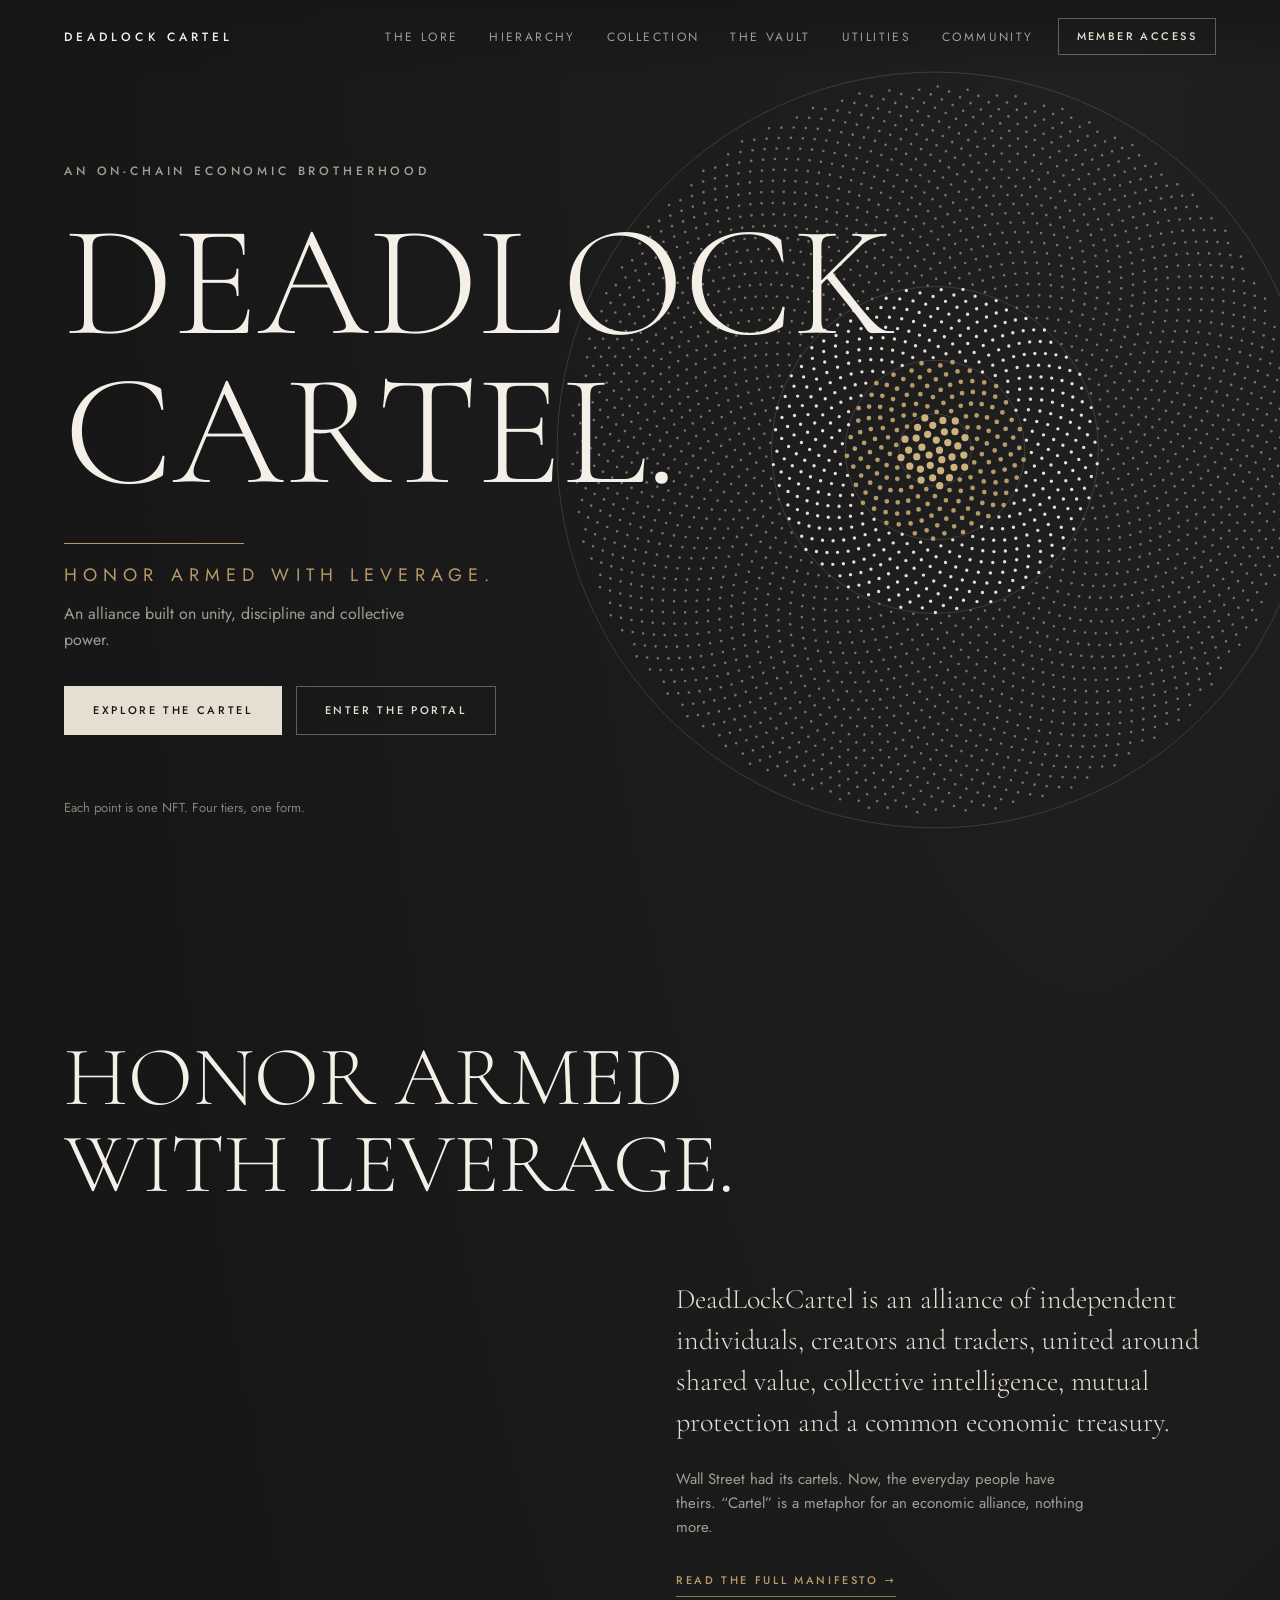
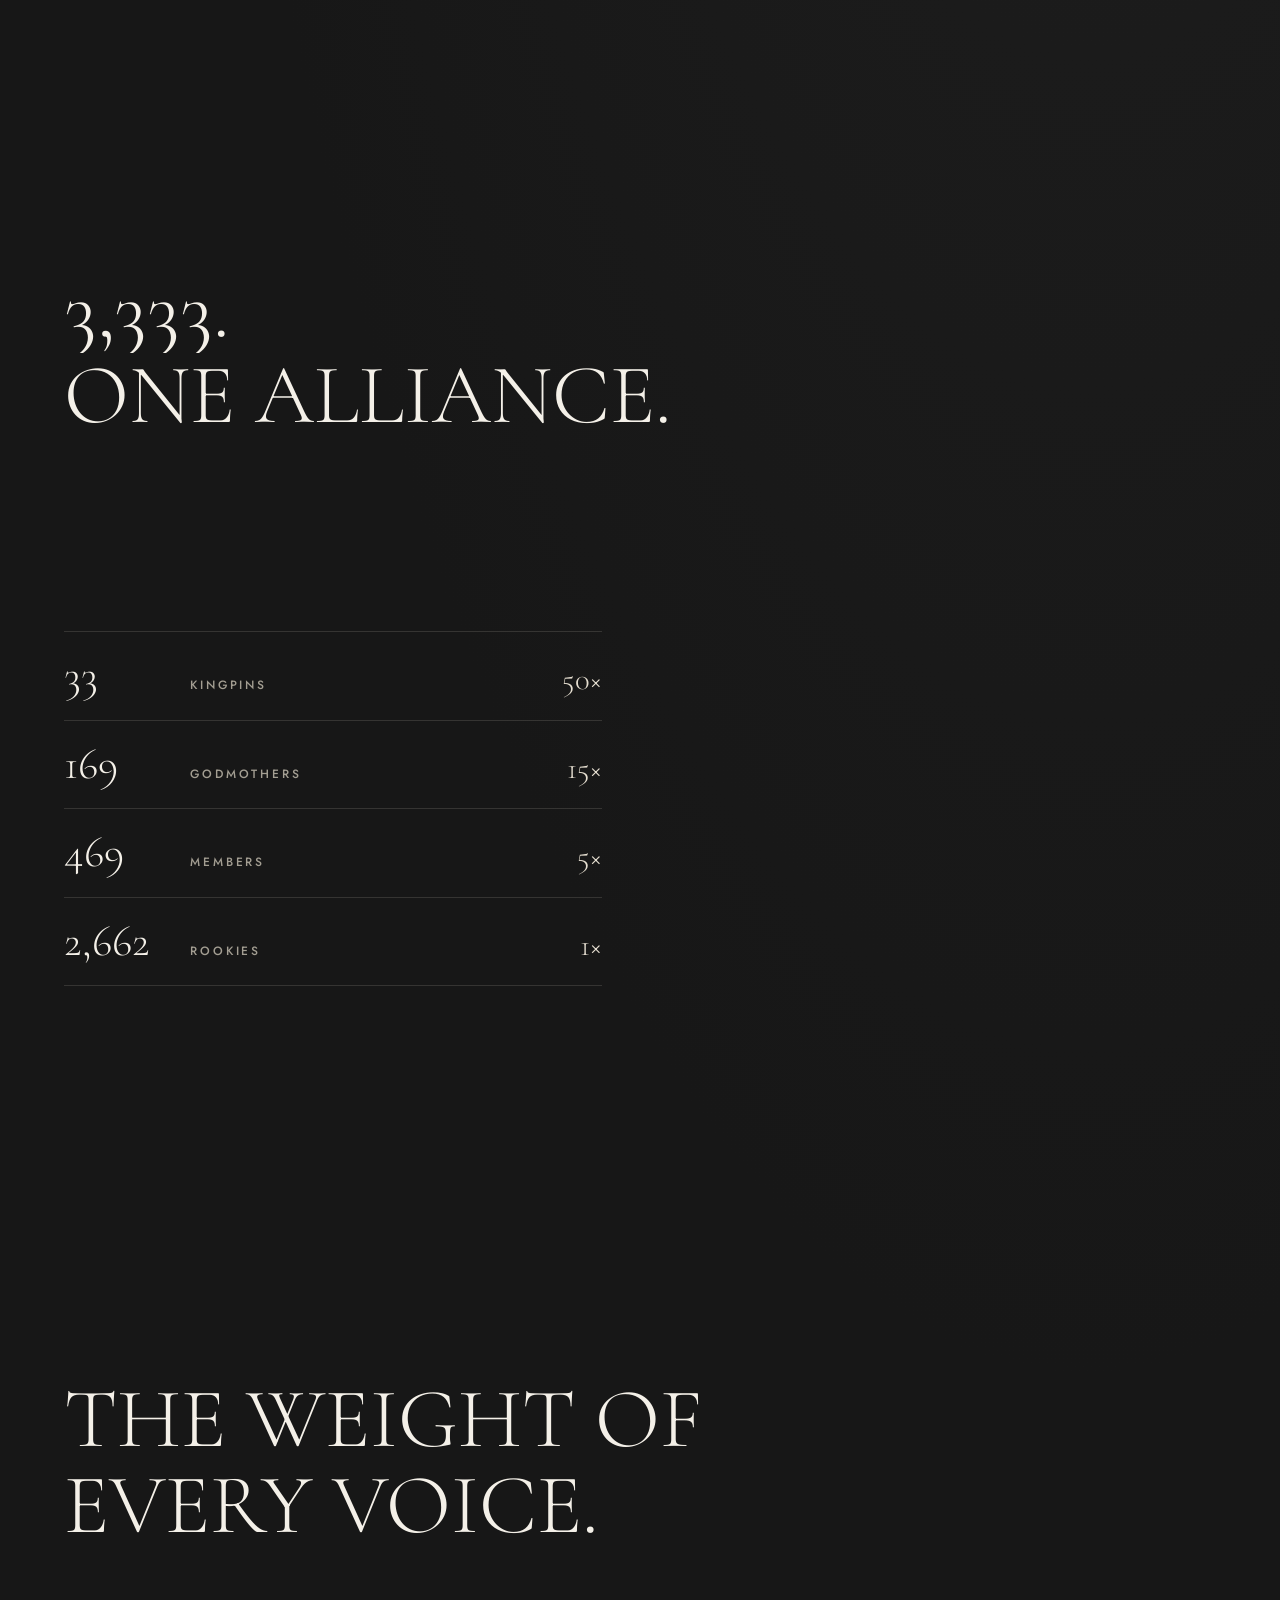
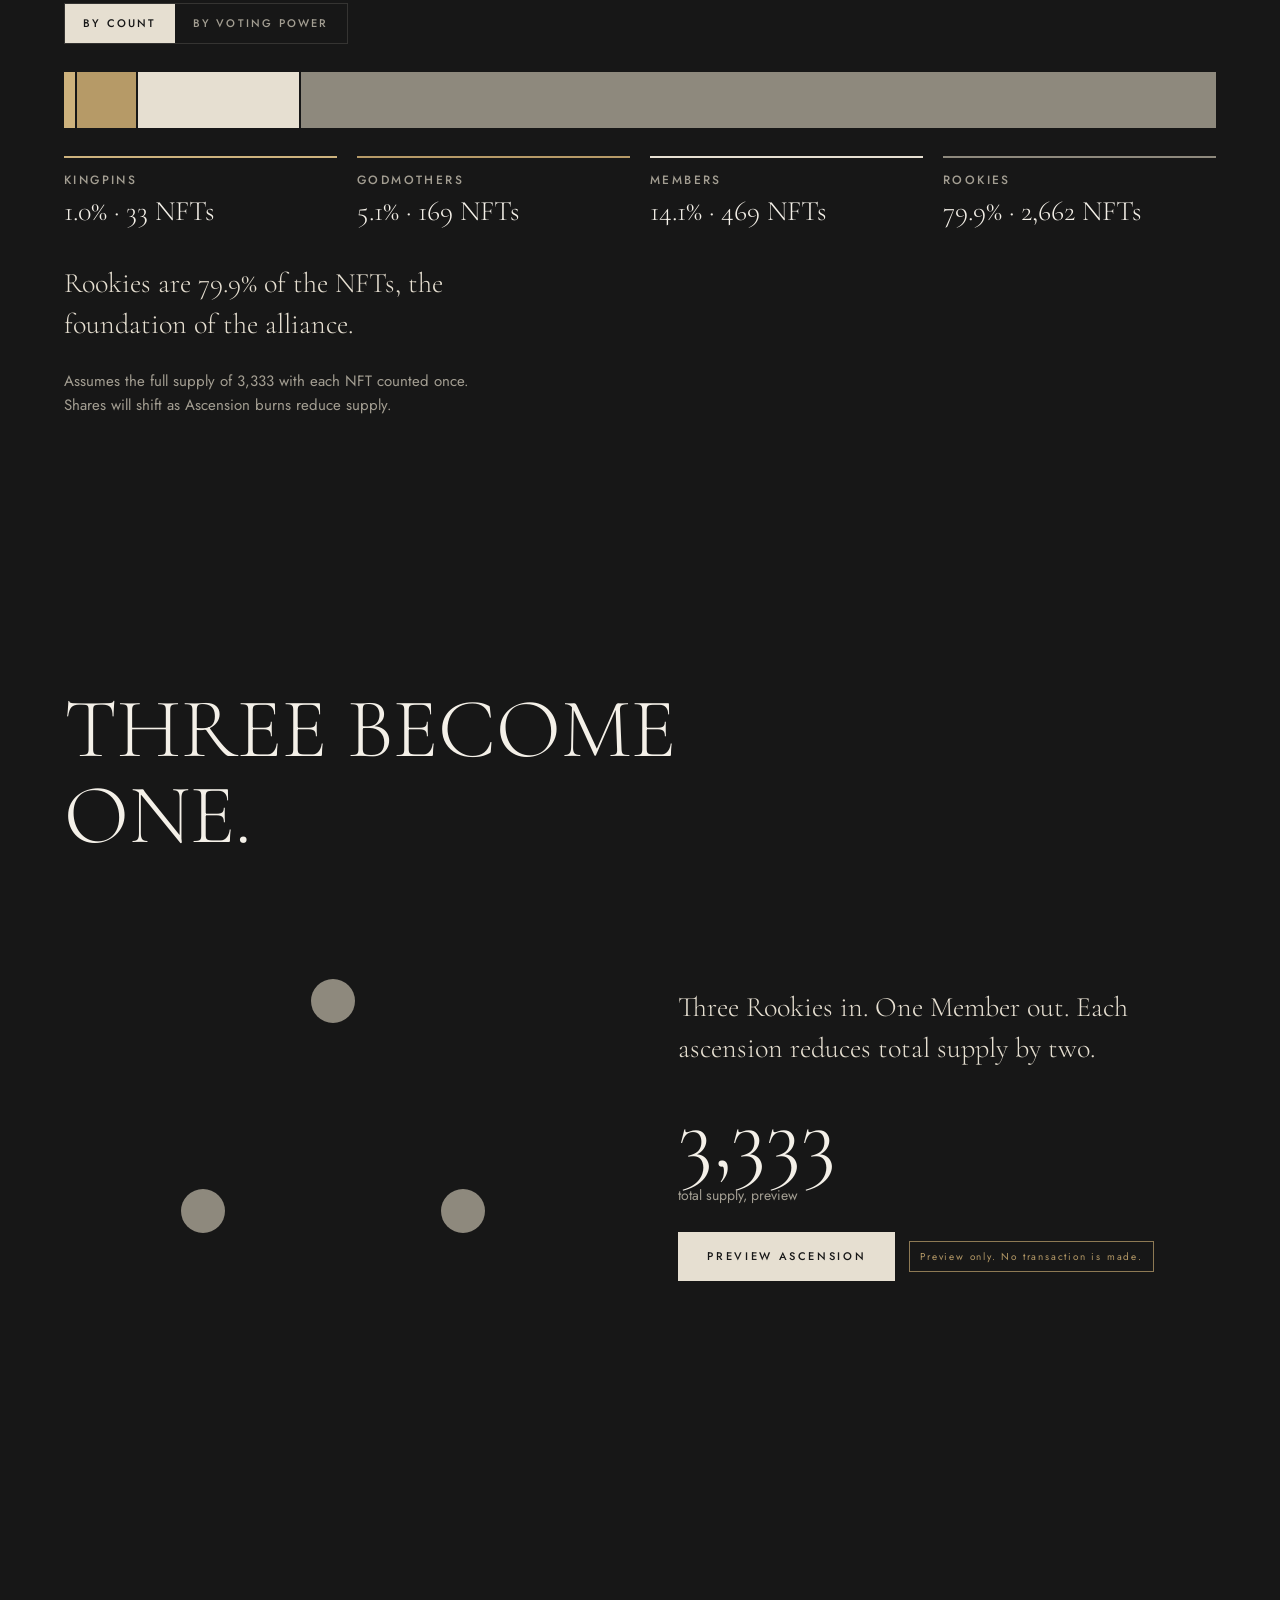
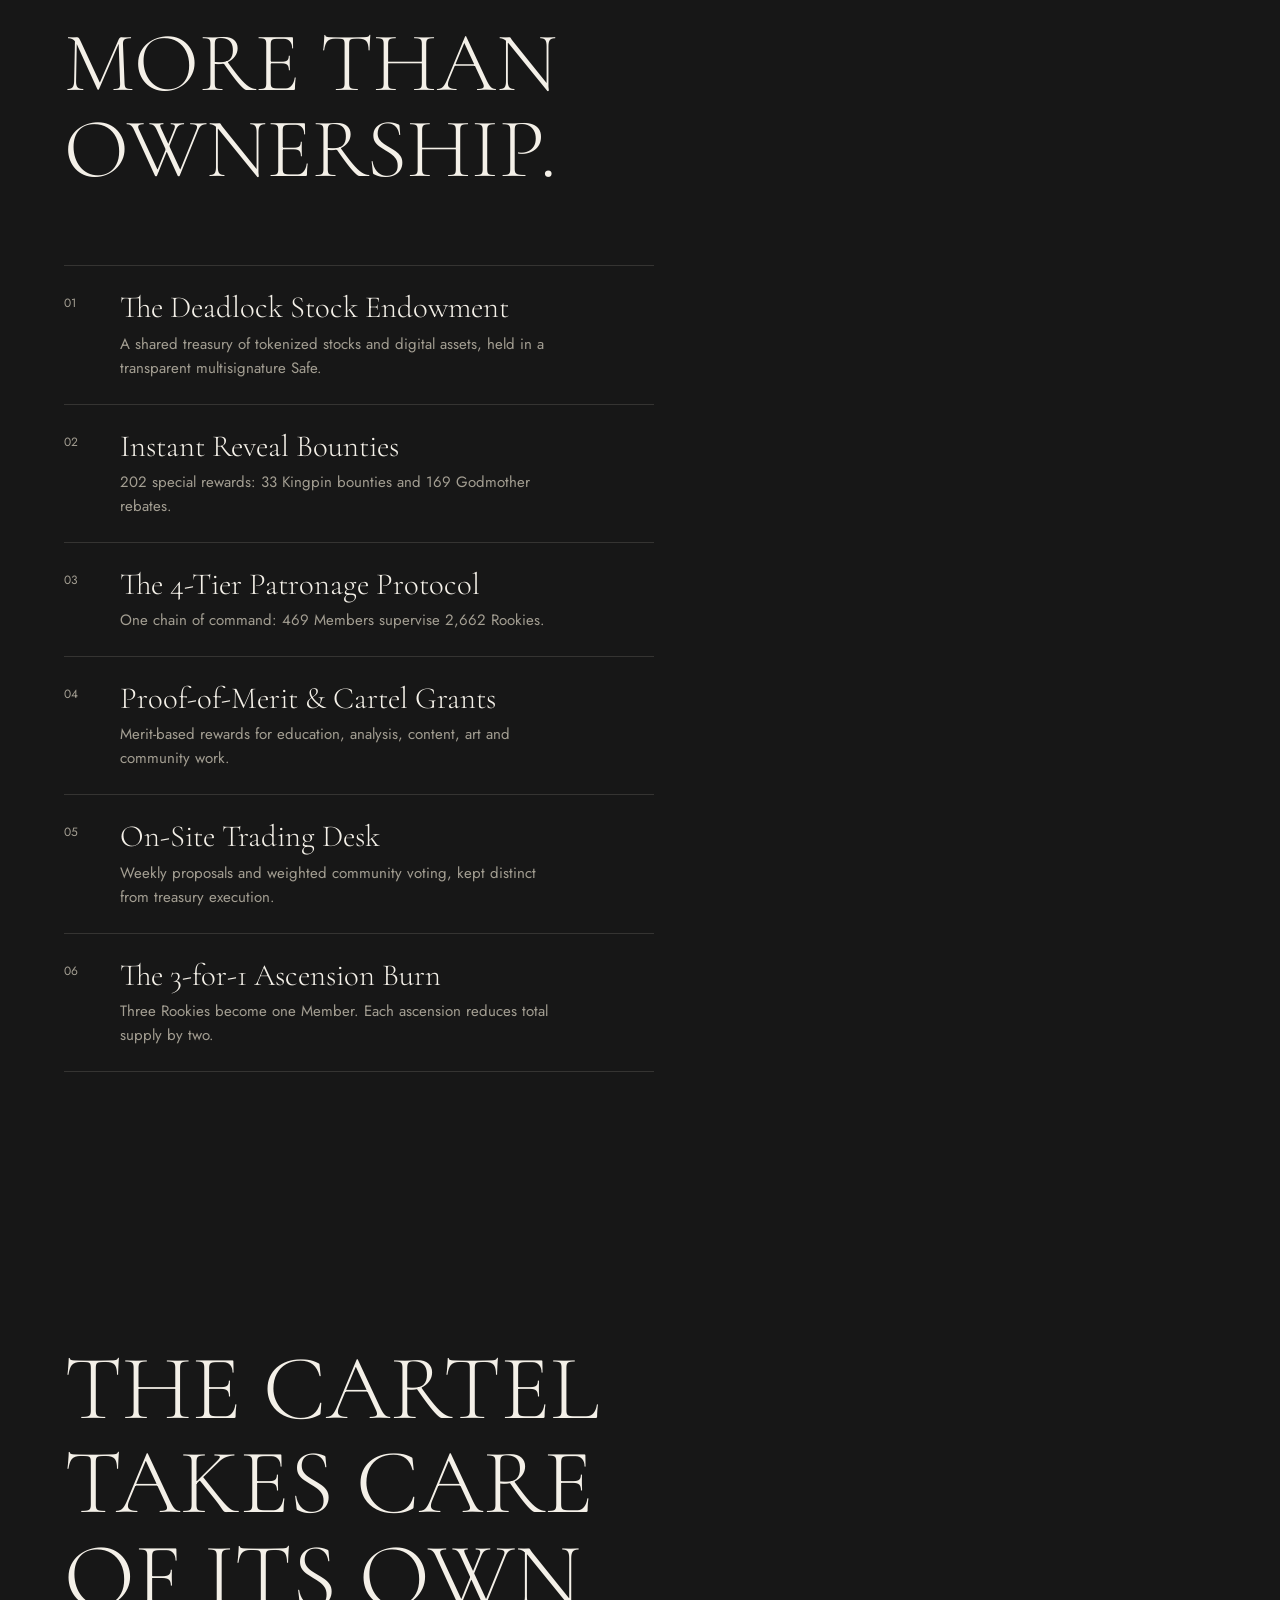
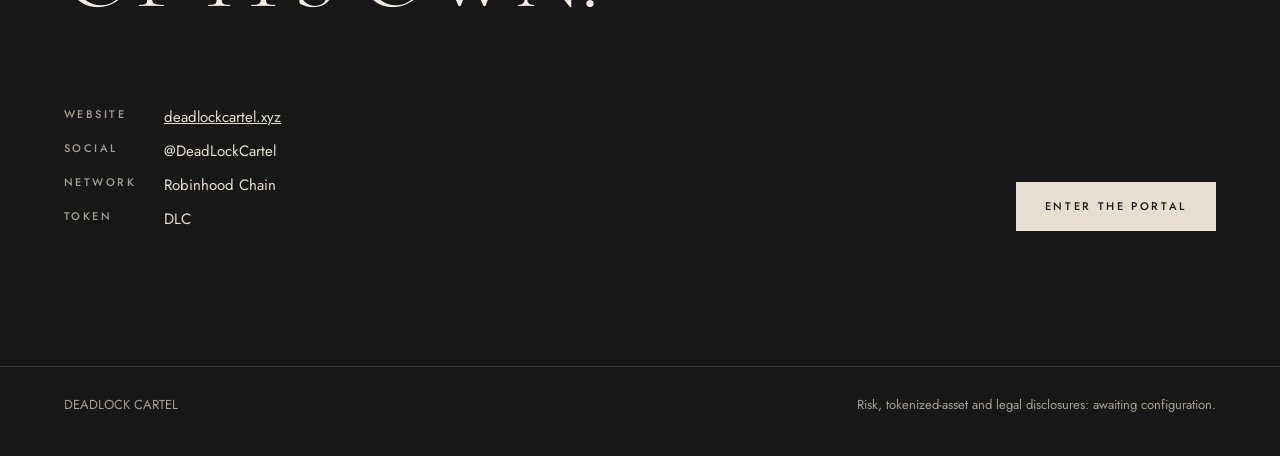
<file: public/assets/aistudio/DEADLOCK_CARTEL___An_On-Chain_Economic_Brotherhood__1__53efe364.html>
<!doctype html>
<html lang="en">
<head>
<meta charset="utf-8">
<meta name="viewport" content="width=device-width, initial-scale=1, viewport-fit=cover">
<title>DEADLOCK CARTEL — An On-Chain Economic Brotherhood</title>
<meta name="description" content="DeadLock Cartel is an on-chain economic alliance of 3,333 NFTs on Robinhood Chain. Honor armed with leverage.">
<meta property="og:title" content="DEADLOCK CARTEL">
<meta property="og:description" content="An on-chain economic brotherhood. Honor armed with leverage.">
<meta name="theme-color" content="#171717">
<link rel="stylesheet" href="https://fonts.googleapis.com/css2?family=Cormorant+Garamond:wght@300;400;500&family=Jost:wght@400;500&display=swap">
<script>document.documentElement.classList.add('js')</script>
<style>
:root{--obs:#171717;--char:#202020;--gr:#343434;--gold:#B69A67;--gold2:#8D7954;--iv:#E6DFD1;--wh:#F4F0E8;--st:#77736B;--mu:#A39E92;--hair:rgba(230,223,209,.14);--pad:clamp(20px,5vw,72px);--ease:cubic-bezier(.2,.7,.1,1);--serif:'Cormorant Garamond',Georgia,'Times New Roman',serif;--sans:'Jost',system-ui,-apple-system,'Segoe UI',sans-serif;color-scheme:dark;box-sizing:border-box;padding-top:env(safe-area-inset-top,0px);padding-bottom:env(safe-area-inset-bottom,0px)}
html{scroll-padding-top:calc(60px + env(safe-area-inset-top,0px));scroll-behavior:smooth;background:var(--obs)}
*,*::before,*::after{box-sizing:inherit}
body{margin:0;background:radial-gradient(120% 70% at 85% 0,var(--char) 0,var(--obs) 62%) var(--obs);color:var(--iv);font:400 16px/1.6 var(--sans);overflow-x:hidden;-webkit-font-smoothing:antialiased}
body::before{content:"";position:fixed;inset:0 0 auto;height:env(safe-area-inset-top,0px);background:var(--obs);z-index:60}
button{font:inherit;color:inherit;background:none;border:0;padding:0;cursor:pointer;text-align:inherit}
a{color:inherit}
:focus-visible{outline:1px solid var(--gold);outline-offset:4px}
h1,h2{font:300 clamp(40px,6.6vw,108px)/.94 var(--serif);margin:0;color:var(--wh)}
h1{font-size:clamp(46px,12.4vw,196px);line-height:.86}
p{margin:0}
.hd{position:fixed;inset:0 0 auto;z-index:50;display:flex;align-items:center;justify-content:space-between;gap:24px;padding:calc(18px + env(safe-area-inset-top,0px)) var(--pad) 18px;background:linear-gradient(var(--obs),rgba(23,23,23,0))}
.wm{font:500 12px/1 var(--sans);letter-spacing:.34em;text-decoration:none;color:var(--wh);position:relative;z-index:2}
#nav{display:flex;gap:clamp(16px,2.4vw,38px);margin-left:auto}
#nav a{font:400 12px/1 var(--sans);letter-spacing:.2em;text-transform:uppercase;text-decoration:none;color:var(--mu);transition:color .3s}
#nav a:hover{color:var(--wh)}
.pill{font:500 11px/1 var(--sans);letter-spacing:.22em;text-transform:uppercase;border:1px solid rgba(230,223,209,.35);padding:12px 18px;transition:background .3s,color .3s,border-color .3s}
.pill:hover{background:var(--iv);color:var(--obs)}
.mb{display:none;font:500 11px/1 var(--sans);letter-spacing:.22em;text-transform:uppercase;position:relative;z-index:2;padding:12px 0}
.hero{position:relative;min-height:100svh;display:flex;align-items:flex-end;overflow:hidden;padding:0 var(--pad) clamp(48px,9vh,96px)}
.fig{position:absolute;right:-4vw;top:50%;width:min(88vh,62vw);aspect-ratio:1;transform:translate3d(0,calc(-50% + var(--y,0px)),0) scale(var(--s,1));will-change:transform}
.fig canvas{display:block;width:100%;height:100%}
.hc{position:relative;z-index:2}
.eye{font:500 12px/1.6 var(--sans);letter-spacing:.32em;text-transform:uppercase;color:var(--mu);margin-bottom:clamp(20px,3vh,32px)}
.rule{height:1px;width:min(180px,30vw);background:var(--gold);margin:clamp(24px,4vh,40px) 0 18px;transform-origin:left}
.js .rule{transform:scaleX(0)}
.js .ready .rule{transform:none;transition:transform 1.3s var(--ease) .95s}
.st{font:400 clamp(13px,1.45vw,18px)/1.5 var(--sans);letter-spacing:.34em;text-transform:uppercase;color:var(--gold);margin-bottom:12px}
.sup{color:var(--mu);max-width:34ch;margin-bottom:34px}
.cta{display:flex;flex-wrap:wrap;gap:14px}
.btn{display:inline-block;font:500 11px/1 var(--sans);letter-spacing:.24em;text-transform:uppercase;text-decoration:none;padding:18px 28px;border:1px solid rgba(230,223,209,.35);transition:background .3s,color .3s,border-color .3s}
.btn.p{background:var(--iv);color:var(--obs);border-color:var(--iv)}
.btn:hover{background:var(--gold);border-color:var(--gold);color:var(--obs)}
.cap{margin-top:clamp(36px,7vh,72px);font-size:13px;color:var(--st);color:var(--mu);opacity:.8}
.mk span{display:block;overflow:hidden;padding:.04em 0}
.mk i{display:block;font-style:normal}
.js .mk i{transform:translateY(108%);transition:transform 1.15s var(--ease)}
.js .mk span:nth-child(2) i{transition-delay:.12s}
.js .mk span:nth-child(3) i{transition-delay:.24s}
.js .mk.in i{transform:none}
.js .hero .mk i{transition-delay:.25s}
.js .hero .mk span:nth-child(2) i{transition-delay:.4s}
.js .cl{clip-path:inset(0 0 100% 0);transition:clip-path 1.5s var(--ease)}
.js .cl.in{clip-path:inset(0)}
.sec{position:relative;padding:clamp(88px,15vh,190px) var(--pad);overflow:hidden}
.seal{position:absolute;left:-26vw;top:50%;width:96vw;max-width:1100px;aspect-ratio:1;transform:translateY(-50%);pointer-events:none}
.mw{position:relative}
.mx{margin:clamp(40px,8vh,96px) 0 0 auto;max-width:540px}
.lead{font:300 clamp(22px,2.2vw,30px)/1.45 var(--serif);color:var(--iv);margin-bottom:24px}
.fine{font-size:15px;color:var(--mu);max-width:46ch}
.lnk{display:inline-block;margin-top:34px;font:500 11px/1.4 var(--sans);letter-spacing:.24em;text-transform:uppercase;color:var(--gold);border-bottom:1px solid var(--gold2);padding-bottom:8px}
.lnk:hover{color:var(--wh);border-color:var(--wh)}
.col{display:grid;grid-template-columns:minmax(0,1fr) minmax(0,1fr);gap:clamp(24px,6vw,96px);align-items:center;margin-top:clamp(40px,8vh,88px)}
.tiers{list-style:none;margin:0;padding:0;border-top:1px solid var(--hair)}
.tiers li{border-bottom:1px solid var(--hair)}
.tr{display:grid;grid-template-columns:minmax(72px,110px) 1fr auto;align-items:baseline;gap:16px;width:100%;padding:22px 0}
.tn{font:300 clamp(28px,3.4vw,48px)/1 var(--serif);color:var(--wh)}
.tm{font:500 12px/1.4 var(--sans);letter-spacing:.24em;text-transform:uppercase;color:var(--mu);transition:color .3s}
.tv{font:300 clamp(22px,2.4vw,32px)/1 var(--serif);color:var(--iv)}
.tr:hover .tm,.tr[aria-expanded=true] .tm{color:var(--gold)}
.dt{display:grid;grid-template-rows:0fr;transition:grid-template-rows .6s var(--ease)}
.dt>div{overflow:hidden;padding-left:clamp(72px,110px,110px)}
.tr[aria-expanded=true]+.dt{grid-template-rows:1fr}
.ro{font:400 italic 22px/1.3 var(--serif);color:var(--wh);margin-bottom:6px}
.dt p:last-child{color:var(--mu);font-size:15px;max-width:44ch;padding-bottom:24px}
.fg{margin:0}
.fg canvas{display:block;width:100%;aspect-ratio:1;max-width:640px;margin:0 auto}
.fg figcaption{font-size:13px;color:var(--mu);margin-top:16px;max-width:46ch}
.eco{display:grid;grid-template-columns:minmax(0,1.25fr) minmax(0,1fr);gap:clamp(32px,7vw,110px);margin-top:clamp(40px,8vh,88px);align-items:start}
.pl{list-style:none;margin:0;padding:0;border-top:1px solid var(--hair)}
.pl li{display:grid;grid-template-columns:44px 1fr;gap:6px 12px;padding:24px 0;border-bottom:1px solid var(--hair)}
.pl .no{font:400 12px/2.2 var(--sans);color:var(--st);color:var(--mu)}
.pl button{font:300 clamp(24px,2.4vw,32px)/1.15 var(--serif);color:var(--wh);transition:color .3s}
.pl button:hover{color:var(--gold)}
.pl p{grid-column:2;color:var(--mu);font-size:15px;max-width:48ch}
.vault{border:1px solid var(--hair);background:rgba(32,32,32,.7);padding:clamp(22px,3vw,40px)}
.vh{display:flex;justify-content:space-between;align-items:center;gap:12px;flex-wrap:wrap;margin-bottom:28px;font:500 12px/1 var(--sans);letter-spacing:.24em;text-transform:uppercase;color:var(--wh)}
.chip{font-size:10px;letter-spacing:.18em;color:var(--gold);border:1px solid var(--gold2);padding:7px 10px}
.vault dl{margin:0}
.vault dl div{display:flex;justify-content:space-between;gap:16px;padding:16px 0;border-top:1px solid var(--hair)}
.vault dt{color:var(--mu);font-size:14px}
.vault dd{margin:0;font:300 26px/1 var(--serif);color:var(--st);color:var(--mu)}
.vault .fine{margin-top:20px;font-size:13px}
.end .mk{font-size:clamp(40px,7.2vw,120px)}
.ft{display:grid;grid-template-columns:minmax(0,1fr) auto;gap:32px;align-items:end;margin-top:clamp(48px,9vh,110px)}
.ft dl{display:grid;grid-template-columns:auto 1fr;gap:10px 28px;margin:0}
.ft dt{font:500 11px/1.8 var(--sans);letter-spacing:.22em;text-transform:uppercase;color:var(--mu)}
.ft dd{margin:0;font-size:15px}
footer{padding:28px var(--pad) 40px;border-top:1px solid var(--hair);font-size:13px;color:var(--mu);display:flex;justify-content:space-between;gap:16px;flex-wrap:wrap}
dialog{max-width:min(480px,calc(100vw - 40px));background:var(--char);color:var(--iv);border:1px solid var(--gold2);padding:32px}
dialog::backdrop{background:rgba(10,10,10,.72)}
dialog h3{font:300 30px/1.1 var(--serif);margin:0 0 14px;color:var(--wh)}
dialog .chip{display:inline-block;margin-bottom:16px}
dialog p{color:var(--mu);margin-bottom:24px}
.sw{display:flex;border:1px solid var(--hair);width:max-content;max-width:100%;margin-top:clamp(32px,6vh,64px)}.sw button{font:500 11px/1 var(--sans);letter-spacing:.2em;text-transform:uppercase;padding:14px 18px;color:var(--mu);transition:background .3s,color .3s}.sw button[aria-pressed=true]{background:var(--iv);color:var(--obs)}.hb{display:flex;gap:2px;height:56px;margin:28px 0}.hb span{display:block;width:0;transition:width 1.2s var(--ease)}.hl{list-style:none;margin:0;padding:0;display:grid;grid-template-columns:repeat(4,minmax(0,1fr));gap:20px}.hl li{border-top:2px solid;padding-top:14px;display:grid;gap:6px}.hl span{font:500 12px/1.4 var(--sans);letter-spacing:.2em;text-transform:uppercase;color:var(--mu)}.hl b{font:300 clamp(20px,2.2vw,30px)/1.15 var(--serif);color:var(--wh)}#hs{margin-top:36px;max-width:30ch}.asc{display:grid;grid-template-columns:1fr 1fr;gap:clamp(24px,6vw,96px);align-items:center;margin-top:clamp(40px,8vh,88px)}.stage{position:relative;aspect-ratio:1;width:100%;max-width:420px;margin:0 auto}.nd{position:absolute;left:50%;top:50%;width:44px;height:44px;margin:-22px;border-radius:50%;background:#8E897D;transform:translate(var(--x),var(--y));transition:transform 1.2s var(--ease),opacity .5s ease 1s}.stage.go .nd.r{transform:none;opacity:0}.nd.m{background:var(--iv);outline:1px solid var(--gold);outline-offset:10px;transform:scale(0);opacity:0;transition:transform 1s var(--ease) 1.3s,opacity .6s ease 1.3s}.stage.go .nd.m{transform:scale(1.7);opacity:1}.cnt{margin:24px 0}.cnt b{display:block;font:300 clamp(48px,7vw,96px)/1 var(--serif);color:var(--wh)}.cnt span{color:var(--mu);font-size:14px}.ap .btn{margin-right:14px;margin-bottom:14px}@media(max-width:860px){.asc{grid-template-columns:minmax(0,1fr)}.hl{grid-template-columns:repeat(2,minmax(0,1fr))}}@media(prefers-reduced-motion:reduce){.nd,.hb span{transition:none!important}}
@media(max-width:860px){
#nav{display:none}
.mb{display:block;margin-left:auto}
.pill{display:none}
body.open #nav{display:flex;position:fixed;inset:0;background:var(--obs);flex-direction:column;justify-content:center;gap:26px;padding:var(--pad)}
body.open #nav a{font:300 36px/1 var(--serif);letter-spacing:0;text-transform:none;color:var(--wh)}
.col,.eco,.ft{grid-template-columns:minmax(0,1fr)}
.col .fg{order:-1}
.fig{width:118vw;right:-34vw;top:38%;opacity:.6}
.seal{left:-50vw;width:130vw;opacity:.8}
.mx{margin-left:0}
.dt>div{padding-left:0}
.tr{grid-template-columns:64px 1fr auto}
}
@media(prefers-reduced-motion:reduce){
html{scroll-behavior:auto}
.mk i,.cl,.rule{transform:none!important;clip-path:none!important;transition:none!important}
}
</style>
</head>
<body>
<header class="hd">
  <a class="wm" href="#top">DEADLOCK CARTEL</a>
  <nav id="nav" aria-label="Primary">
    <a href="#manifesto">The Lore</a><a href="#hierarchy">Hierarchy</a><a href="#collection">Collection</a><a href="#vault">The Vault</a><a href="#ecosystem">Utilities</a><a href="#community">Community</a>
  </nav>
  <button class="pill" data-dlg="portal">Member Access</button>
  <button class="mb" id="mb" aria-expanded="false" aria-controls="nav">Menu</button>
</header>

<main id="top">
<section class="hero" id="hero">
  <div class="fig"><canvas id="c1" role="img" aria-label="One circle of 3,333 points: 33 Kingpins at the centre, then 169 Godmothers, 469 Members and 2,662 Rookies"></canvas></div>
  <div class="hc" id="hc">
    <p class="eye">An on-chain economic brotherhood</p>
    <h1 class="mk" id="mk1"><span><i>DEADLOCK</i></span><span><i>CARTEL.</i></span></h1>
    <div class="rule"></div>
    <p class="st">Honor armed with leverage.</p>
    <p class="sup">An alliance built on unity, discipline and collective power.</p>
    <div class="cta"><a class="btn p" href="#manifesto">Explore the Cartel</a><button class="btn" data-dlg="portal">Enter the Portal</button></div>
    <p class="cap">Each point is one NFT. Four tiers, one form.</p>
  </div>
</section>

<section class="sec" id="manifesto">
  <svg class="seal cl" viewBox="0 0 1000 1000" aria-hidden="true" fill="none" stroke="#E6DFD1" stroke-opacity=".13"><circle cx="500" cy="500" r="48"/><circle cx="500" cy="500" r="118"/><circle cx="500" cy="500" r="215"/><circle cx="500" cy="500" r="480"/><circle cx="500" cy="500" r="5" fill="#B69A67" stroke="none"/></svg>
  <div class="mw">
    <h2 class="mk"><span><i>HONOR ARMED</i></span><span><i>WITH LEVERAGE.</i></span></h2>
    <div class="mx">
      <p class="lead">DeadLockCartel is an alliance of independent individuals, creators and traders, united around shared value, collective intelligence, mutual protection and a common economic treasury.</p>
      <p class="fine">Wall Street had its cartels. Now, the everyday people have theirs. “Cartel” is a metaphor for an economic alliance, nothing more.</p>
      <button class="lnk" data-route="/lore">Read the full manifesto →</button>
    </div>
  </div>
</section>

<section class="sec" id="collection">
  <h2 class="mk"><span><i>3,333.</i></span><span><i>ONE ALLIANCE.</i></span></h2>
  <div class="col">
    <ol class="tiers" id="tiers"></ol>
    <figure class="fg cl"><canvas id="c2" role="img" aria-label="The same circle of 3,333 points. Selecting a tier highlights its share of the alliance."></canvas>
    <figcaption>Each point is one NFT. Official collection artwork has not been supplied for this build, so the alliance is drawn from its supply.</figcaption></figure>
  </div>
</section>

<section class='sec' id='hierarchy'>
<h2 class='mk'><span><i>THE WEIGHT OF</i></span><span><i>EVERY VOICE.</i></span></h2>
<div class='sw' role='group' aria-label='Measure'><button data-m='count' aria-pressed='true'>By count</button><button data-m='votes' aria-pressed='false'>By voting power</button></div>
<div class='hb' id='hbar' role='img' aria-label='Share of the alliance by tier'></div>
<ul class='hl' id='hl'></ul>
<p class='lead' id='hs' aria-live='polite'></p>
<p class='fine'>Assumes the full supply of 3,333 with each NFT counted once. Shares will shift as Ascension burns reduce supply.</p>
</section>

<section class='sec' id='ascension'>
<h2 class='mk'><span><i>THREE BECOME</i></span><span><i>ONE.</i></span></h2>
<div class='asc'><div class='stage' id='stage' aria-hidden='true'><span class='nd r' style='--x:-130px;--y:70px'></span><span class='nd r' style='--x:130px;--y:70px'></span><span class='nd r' style='--x:0px;--y:-140px'></span><span class='nd m'></span></div>
<div class='ap'><p class='lead'>Three Rookies in. One Member out. Each ascension reduces total supply by two.</p><p class='cnt' aria-live='polite'><b id='cn'>3,333</b><span>total supply, preview</span></p><button class='btn p' id='ab'>Preview ascension</button><span class='chip'>Preview only. No transaction is made.</span></div></div>
</section>

<section class="sec" id="ecosystem">
  <h2 class="mk"><span><i>MORE THAN</i></span><span><i>OWNERSHIP.</i></span></h2>
  <div class="eco">
    <ol class="pl" id="pillars"></ol>
    <aside class="vault cl" id="vault" aria-label="The Vault preview">
      <div class="vh"><span>The Vault</span><span class="chip">Awaiting configuration</span></div>
      <dl><div><dt>Total treasury value</dt><dd>—</dd></div><div><dt>Asset allocation</dt><dd>—</dd></div><div><dt>Historical performance</dt><dd>—</dd></div></dl>
      <p class="fine">No treasury data is shown. A verified Safe wallet address and data source must be configured first. Tokenized assets are not direct legal ownership of underlying shares.</p>
    </aside>
  </div>
</section>

<section class="sec end" id="community">
  <h2 class="mk"><span><i>THE CARTEL</i></span><span><i>TAKES CARE</i></span><span><i>OF ITS OWN.</i></span></h2>
  <div class="ft">
    <dl>
      <dt>Website</dt><dd><a href="https://deadlockcartel.xyz" target="_blank" rel="noopener">deadlockcartel.xyz</a></dd>
      <dt>Social</dt><dd>@DeadLockCartel</dd>
      <dt>Network</dt><dd>Robinhood Chain</dd>
      <dt>Token</dt><dd>DLC</dd>
    </dl>
    <button class="btn p" data-dlg="portal">Enter the Portal</button>
  </div>
</section>
</main>

<footer>
  <span>DEADLOCK CARTEL</span>
  <span>Risk, tokenized-asset and legal disclosures: awaiting configuration.</span>
</footer>

<dialog id="dlg" aria-labelledby="dt">
  <h3 id="dt"></h3><span class="chip" id="dc"></span><p id="db"></p>
  <button class="btn" id="dx">Close</button>
</dialog>

<script>
(()=>{
const RM=matchMedia('(prefers-reduced-motion: reduce)').matches;
const $=s=>document.querySelector(s);
const T=[
{n:'Kingpins',c:33,v:'50×',role:'Apex Architects',d:'Strategic leaders. Eligible for special bounty rewards.',col:'#CDB27D',r:3.2,k:14},
{n:'Godmothers',c:169,v:'15×',role:'Matriarchs of Stock Endowment',d:'Treasury and community welfare role. Holds a 100% mint rebate under the project brief; payment mechanics are not yet specified.',col:'#B69A67',r:2.1,k:10},
{n:'Members',c:469,v:'5×',role:'Sworn Squad Captains',d:'Operational commanders. Each supervises approximately 5–6 Rookies.',col:'#E6DFD1',r:1.5,k:6},
{n:'Rookies',c:2662,v:'1×',role:'Street Vanguard',d:'The community foundation, and the path to Member through the Ascension.',col:'#8E897D',r:1.15,k:3}];
let n=0;
T.forEach(t=>{t.p=[];for(let j=0;j<t.c;j++,n++){const q=Math.sqrt((n+.5)/3333),a=n*2.399963;t.p.push([q*Math.cos(a),q*Math.sin(a)])}});
const seal=[33,202,671,3333].map(v=>Math.sqrt(v/3333));
const mouse={x:0,y:0,tx:0,ty:0};
addEventListener('pointermove',e=>{mouse.tx=e.clientX/innerWidth-.5;mouse.ty=e.clientY/innerHeight-.5},{passive:true});

function Fig(cv){
  const x=cv.getContext('2d'),al=[1,1,1,1];let S=0,hi=-1;
  const f={vis:true,asm:1,
    draw(t){
      if(!S)return;
      x.clearRect(0,0,S,S);
      const R=S*.46,u=S/700,a=RM?0:t*1.2e-5,c=Math.cos(a),s=Math.sin(a);
      x.save();x.translate(S/2,S/2);
      x.strokeStyle='rgba(230,223,209,'+(.16*Math.min(1,Math.max(0,(f.asm-.75)/.25)))+')';x.lineWidth=1;
      seal.forEach(q=>{x.beginPath();x.arc(0,0,q<1?R*q:R+12*u,0,6.2832);x.stroke()});
      T.forEach((tr,k)=>{
        const tg=hi<0||hi===k?(k===3&&hi<0?.8:1):.14;
        al[k]=RM?tg:al[k]+(tg-al[k])*.12;
        const ox=mouse.x*tr.k*u,oy=mouse.y*tr.k*u,r=tr.r*u;
        x.globalAlpha=al[k];x.fillStyle=tr.col;x.beginPath();
        const e=f.asm<1?Math.min(1,Math.max(0,(f.asm-[.45,.3,.15,0][k])/.55)):1,E=1-Math.pow(1-e,3);let j=0;
        for(const [qx,qy] of tr.p){let px=qx,py=qy;if(e<1){let h=Math.sin((j+1)*12.9898+k*78.233)*43758.5453;h-=Math.floor(h);let g=Math.sin((j+1)*39.346+k*11.135)*43758.5453;g-=Math.floor(g);const an=h*6.2832,rd=.9+g*1.1;px=qx*E+Math.cos(an)*rd*(1-E);py=qy*E+Math.sin(an)*rd*(1-E)}j++;const X=(px*c-py*s)*R+ox,Y=(px*s+py*c)*R+oy;x.moveTo(X+r,Y);x.arc(X,Y,r,0,6.2832)}
        x.fill();
      });
      x.restore();
    },
    fit(){const b=cv.getBoundingClientRect(),d=Math.min(devicePixelRatio||1,innerWidth<760?1.5:2);S=b.width;cv.width=cv.height=Math.round(S*d);x.setTransform(d,0,0,d,0,0);f.draw(performance.now())},
    set(k){hi=k;if(RM)f.draw(0)}
  };
  new ResizeObserver(f.fit).observe(cv);
  new IntersectionObserver(e=>{f.vis=e[0].isIntersecting}).observe(cv);
  return f;
}
const f1=Fig($('#c1')),f2=Fig($('#c2'));
// Hero: scattered points converge, outer tiers first, Kingpins last, then the rings lock
if(!RM){f1.asm=0;const t0=performance.now()+350;const ai=t=>{f1.asm=Math.min(1,Math.max(0,(t-t0)/2400));if(f1.asm<1)requestAnimationFrame(ai)};requestAnimationFrame(ai)}

// Tiers: hover or focus previews a tier, click pins its details open
const ol=$('#tiers');
ol.innerHTML=T.map((t,k)=>`<li><button class="tr" aria-expanded="false" aria-controls="t${k}"><span class="tn">${t.c.toLocaleString('en-US')}</span><span class="tm">${t.n}</span><span class="tv">${t.v}</span></button><div class="dt" id="t${k}"><div><p class="ro">${t.role}</p><p>${t.d}</p></div></div></li>`).join('');
let pin=-1;
const btns=[...ol.querySelectorAll('.tr')];
btns.forEach((b,k)=>{
  b.addEventListener('mouseenter',()=>f2.set(k));
  b.addEventListener('focus',()=>f2.set(k));
  b.addEventListener('click',()=>{pin=pin===k?-1:k;btns.forEach((o,j)=>o.setAttribute('aria-expanded',j===pin));f2.set(pin)});
});
ol.addEventListener('mouseleave',()=>f2.set(pin));
ol.addEventListener('focusout',()=>f2.set(pin));

// Utilities
const P=[['01','The Deadlock Stock Endowment','A shared treasury of tokenized stocks and digital assets, held in a transparent multisignature Safe.','stock-endowment'],
['02','Instant Reveal Bounties','202 special rewards: 33 Kingpin bounties and 169 Godmother rebates.','bounties'],
['03','The 4-Tier Patronage Protocol','One chain of command: 469 Members supervise 2,662 Rookies.','patronage'],
['04','Proof-of-Merit & Cartel Grants','Merit-based rewards for education, analysis, content, art and community work.','merit'],
['05','On-Site Trading Desk','Weekly proposals and weighted community voting, kept distinct from treasury execution.','trading-desk'],
['06','The 3-for-1 Ascension Burn','Three Rookies become one Member. Each ascension reduces total supply by two.','ascension']];
$('#pillars').innerHTML=P.map(p=>`<li><span class="no">${p[0]}</span><button ${p[3]==='ascension'?'data-go="#ascension"':`data-route="/utilities/${p[3]}"`}>${p[1]}</button><p>${p[2]}</p></li>`).join('');

// Hierarchy: share of count vs share of voting power
const hb=$('#hbar'),hl=$('#hl'),VP=T.map(t=>t.c*parseInt(t.v)),VT=VP.reduce((a,b)=>a+b),pc=v=>(v*100).toFixed(1);
hb.innerHTML=T.map(t=>`<span style='background:${t.col}'></span>`).join('');
hl.innerHTML=T.map(t=>`<li style='border-top-color:${t.col}'><span>${t.n}</span><b></b></li>`).join('');
function mode(m){
  document.querySelectorAll('.sw button').forEach(b=>b.setAttribute('aria-pressed',b.dataset.m===m));
  T.forEach((t,k)=>{const v=m==='votes'?VP[k]/VT:t.c/3333;hb.children[k].style.width=pc(v)+'%';hl.children[k].querySelector('b').textContent=pc(v)+'% · '+(m==='votes'?VP[k]:t.c).toLocaleString('en-US')+(m==='votes'?' votes':' NFTs')});
  $('#hs').textContent=m==='votes'?`Rookies are ${pc(T[3].c/3333)}% of the NFTs but ${pc(VP[3]/VT)}% of the voting power.`:`Rookies are ${pc(T[3].c/3333)}% of the NFTs, the foundation of the alliance.`;
}
document.querySelectorAll('.sw button').forEach(b=>b.onclick=()=>mode(b.dataset.m));
new IntersectionObserver((e,o)=>{if(e[0].isIntersecting){mode('count');o.disconnect()}}).observe(hb);

// Ascension preview: three Rookies converge and dissolve, one Member appears, supply 3,333 to 3,331
const stage=$('#stage'),ab=$('#ab'),cn=$('#cn');let up=false;
const fmt=v=>v.toLocaleString('en-US');
function count(a,b){if(RM){cn.textContent=fmt(b);return}const t0=performance.now()+(b<a?1000:300);const s=t=>{const p=Math.min(1,Math.max(0,(t-t0)/900));cn.textContent=fmt(Math.round(a+(b-a)*p));if(p<1)requestAnimationFrame(s)};requestAnimationFrame(s)}
ab.onclick=()=>{up=!up;stage.classList.toggle('go',up);ab.textContent=up?'Reset preview':'Preview ascension';up?count(3333,3331):count(3331,3333)};
document.querySelectorAll('[data-go]').forEach(b=>b.onclick=()=>$(b.dataset.go).scrollIntoView({behavior:RM?'auto':'smooth'}));

// Dialog
const dlg=$('#dlg');
function show(t,c,b){$('#dt').textContent=t;$('#dc').textContent=c;$('#dc').hidden=!c;$('#db').textContent=b;dlg.showModal()}
document.addEventListener('click',e=>{
  const el=e.target.closest('[data-dlg],[data-route]');
  if(!el)return;
  if(el.dataset.dlg==='portal')show('Member Access','Not connected · Awaiting configuration','Wallet authentication is not set up in this build. The Robinhood Chain network settings and the NFT contract address have not been supplied, so no wallet connection or member data is available yet.');
  else show('Not published yet','Unavailable',`The ${el.dataset.route} page belongs to the full build and is not part of this homepage.`);
});
$('#dx').onclick=()=>dlg.close();
dlg.addEventListener('click',e=>{if(e.target===dlg)dlg.close()});

// Mobile menu
const mb=$('#mb');
const menu=o=>{document.body.classList.toggle('open',o);mb.setAttribute('aria-expanded',o);mb.textContent=o?'Close':'Menu'};
mb.onclick=()=>menu(!document.body.classList.contains('open'));
document.querySelectorAll('#nav a').forEach(a=>a.addEventListener('click',()=>menu(false)));
addEventListener('keydown',e=>{if(e.key==='Escape')menu(false)});

// Reveals: opening sequence, then masks and clips as sections arrive
const hero=$('#hero'),hc=$('#hc');
setTimeout(()=>{hero.classList.add('ready');$('#mk1').classList.add('in')},120);
const io=new IntersectionObserver(es=>es.forEach(e=>{if(e.isIntersecting){e.target.classList.add('in');io.unobserve(e.target)}}),{threshold:.2});
document.querySelectorAll('.mk:not(#mk1),.cl').forEach(el=>io.observe(el));

// One loop: pointer easing, slow drift, scroll-driven hero composition
if(!RM){
  const loop=t=>{
    mouse.x+=(mouse.tx-mouse.x)*.06;mouse.y+=(mouse.ty-mouse.y)*.06;
    const p=Math.min(scrollY/innerHeight,1);
    hero.style.setProperty('--y',p*70+'px');hero.style.setProperty('--s',1+p*.07);
    hc.style.opacity=1-p*.85;
    if(f1.vis)f1.draw(t);if(f2.vis)f2.draw(t);
    requestAnimationFrame(loop);
  };
  requestAnimationFrame(loop);
}
})();
</script>
</body>
</html>
</file>
